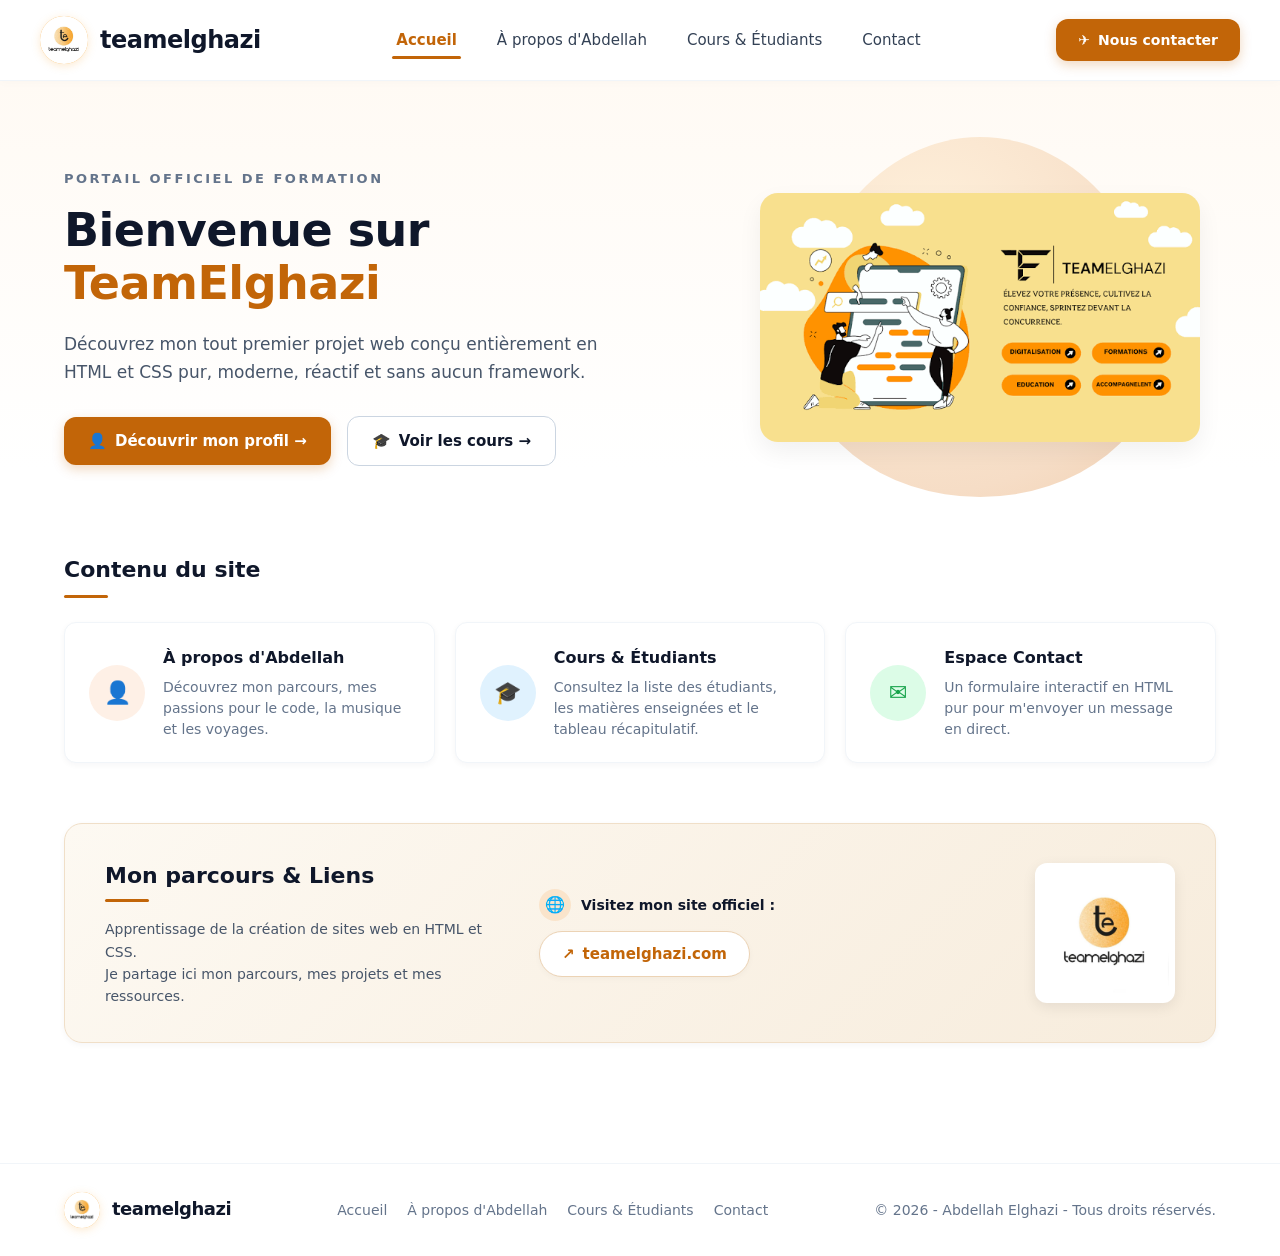
<file: index.html>
<!DOCTYPE html>
<html lang="fr">
<head>
    <meta charset="UTF-8">
    <meta name="viewport" content="width=device-width, initial-scale=1.0">
    <title>TeamElghazi | Formation, parcours et ressources</title>
    <meta name="description" content="Découvrez TeamElghazi : le parcours d'Abdellah Elghazi, des ressources de formation en informatique et un espace de contact.">
    <link rel="canonical" href="https://kiradarkness.github.io/sitewebseance1/">
    <meta property="og:url" content="https://kiradarkness.github.io/sitewebseance1/">
    <meta property="og:image" content="https://kiradarkness.github.io/sitewebseance1/logo.png">
    <meta name="twitter:card" content="summary_large_image">
    <meta name="twitter:title" content="TeamElghazi | Formation, parcours et ressources">
    <meta name="twitter:description" content="Découvrez TeamElghazi : le parcours d’Abdellah Elghazi, des ressources de formation en informatique et un espace de contact.">
    <meta name="twitter:image" content="https://kiradarkness.github.io/sitewebseance1/logo.png">
    <meta name="author" content="Abdellah Elghazi">
    <meta name="robots" content="index, follow, max-image-preview:large">
    <meta property="og:type" content="website">
    <meta property="og:site_name" content="TeamElghazi">
    <meta property="og:title" content="TeamElghazi | Formation, parcours et ressources">
    <meta property="og:description" content="Découvrez le parcours d'Abdellah Elghazi, des ressources de formation et les différentes pages de TeamElghazi.">
    <link rel="stylesheet" href="style.css">
</head>
<body>
    <a class="skip-link" href="#main-content">Aller au contenu principal</a>

    <!-- Header & Navigation -->
    <header class="site-header">
        <div class="container header-inner">
            <a href="index.html" class="brand-logo">
                <img src="logo.png" alt="" class="logo-badge-img">
                <span class="brand-name">teamelghazi</span>
            </a>

            <nav aria-label="Navigation principale">
                <ul class="nav-menu">
                    <li><a href="index.html" class="nav-link active" aria-current="page">Accueil</a></li>
                    <li><a href="abdellah.html" class="nav-link">À propos d'Abdellah</a></li>
                    <li><a href="cours.html" class="nav-link">Cours &amp; Étudiants</a></li>
                    <li><a href="contact.html" class="nav-link">Contact</a></li>
                </ul>
            </nav>

            <a href="contact.html" class="btn btn-primary btn-header">
                <span>✈</span> Nous contacter
            </a>
        </div>
    </header>

    <!-- Main Content -->
    <main id="main-content">
        <!-- Hero Section -->
        <section class="hero-section">
            <div class="container">
                <div class="hero-grid">
                    <div class="hero-content">
                        <span class="hero-overline">Portail officiel de formation</span>
                        <h1 class="hero-title">Bienvenue sur <span class="text-accent">TeamElghazi</span></h1>
                        <p class="hero-description">
                            Découvrez mon tout premier projet web conçu entièrement en HTML et CSS pur, moderne, réactif et sans aucun framework.
                        </p>
                        <div class="hero-actions">
                            <a href="abdellah.html" class="btn btn-primary">
                                <span>👤</span> Découvrir mon profil &rarr;
                            </a>
                            <a href="cours.html" class="btn btn-secondary">
                                <span>🎓</span> Voir les cours &rarr;
                            </a>
                        </div>
                    </div>

                    <div class="hero-visual">
                        <div class="hero-backdrop"></div>
                        <div class="hero-image-wrapper">
                        <img src="image.png" alt="Illustration du site TeamElghazi" fetchpriority="high">
                        </div>
                    </div>
                </div>
            </div>
        </section>

        <!-- Section Présentation des rubriques -->
        <section class="interests-section">
            <div class="container">
                <h2 class="section-title">Contenu du site</h2>

                <div class="cards-grid-3">
                    <!-- Carte 1 -->
                    <a href="abdellah.html" class="feature-card">
                        <div class="card-icon icon-orange">
                            &#128100;
                        </div>
                        <div class="card-body">
                            <h3>À propos d'Abdellah</h3>
                            <p>Découvrez mon parcours, mes passions pour le code, la musique et les voyages.</p>
                        </div>
                    </a>

                    <!-- Carte 2 -->
                    <a href="cours.html" class="feature-card">
                        <div class="card-icon icon-blue">
                            &#127891;
                        </div>
                        <div class="card-body">
                            <h3>Cours &amp; Étudiants</h3>
                            <p>Consultez la liste des étudiants, les matières enseignées et le tableau récapitulatif.</p>
                        </div>
                    </a>

                    <!-- Carte 3 -->
                    <a href="contact.html" class="feature-card">
                        <div class="card-icon icon-green">
                            &#9993;
                        </div>
                        <div class="card-body">
                            <h3>Espace Contact</h3>
                            <p>Un formulaire interactif en HTML pur pour m'envoyer un message en direct.</p>
                        </div>
                    </a>
                </div>
            </div>
        </section>

        <!-- Section Mon parcours & Liens -->
        <section class="banner-section">
            <div class="container">
                <div class="banner-card">
                    <div class="banner-left">
                        <h2>Mon parcours &amp; Liens</h2>
                        <div class="title-accent"></div>
                        <p>Apprentissage de la création de sites web en HTML et CSS.</p>
                        <p>Je partage ici mon parcours, mes projets et mes ressources.</p>
                    </div>

                    <div class="banner-center">
                        <div class="banner-center-header">
                            <span class="globe-icon">&#127760;</span>
                            <span>Visitez mon site officiel :</span>
                        </div>
                        <a href="https://teamelghazi.com/" target="_blank" rel="noopener noreferrer" class="link-button">
                            <span>&#8599;</span> teamelghazi.com
                        </a>
                    </div>

                    <div class="banner-right">
                        <img src="logo.png" alt="Aperçu TeamElghazi" class="banner-mockup">
                    </div>
                </div>
            </div>
        </section>
    </main>

    <!-- Footer -->
    <footer class="site-footer">
        <div class="container footer-inner">
            <a href="index.html" class="brand-logo">
                <img src="logo.png" alt="" class="logo-badge-img footer-logo">
                <span class="brand-name footer-brand-name">teamelghazi</span>
            </a>

            <ul class="footer-links">
                <li><a href="index.html">Accueil</a></li>
                <li><a href="abdellah.html">À propos d'Abdellah</a></li>
                <li><a href="cours.html">Cours &amp; Étudiants</a></li>
                <li><a href="contact.html">Contact</a></li>
            </ul>

            <div class="footer-copyright">
                &copy; 2026 - Abdellah Elghazi - Tous droits réservés.
            </div>
        </div>
    </footer>

</body>
</html>
</file>
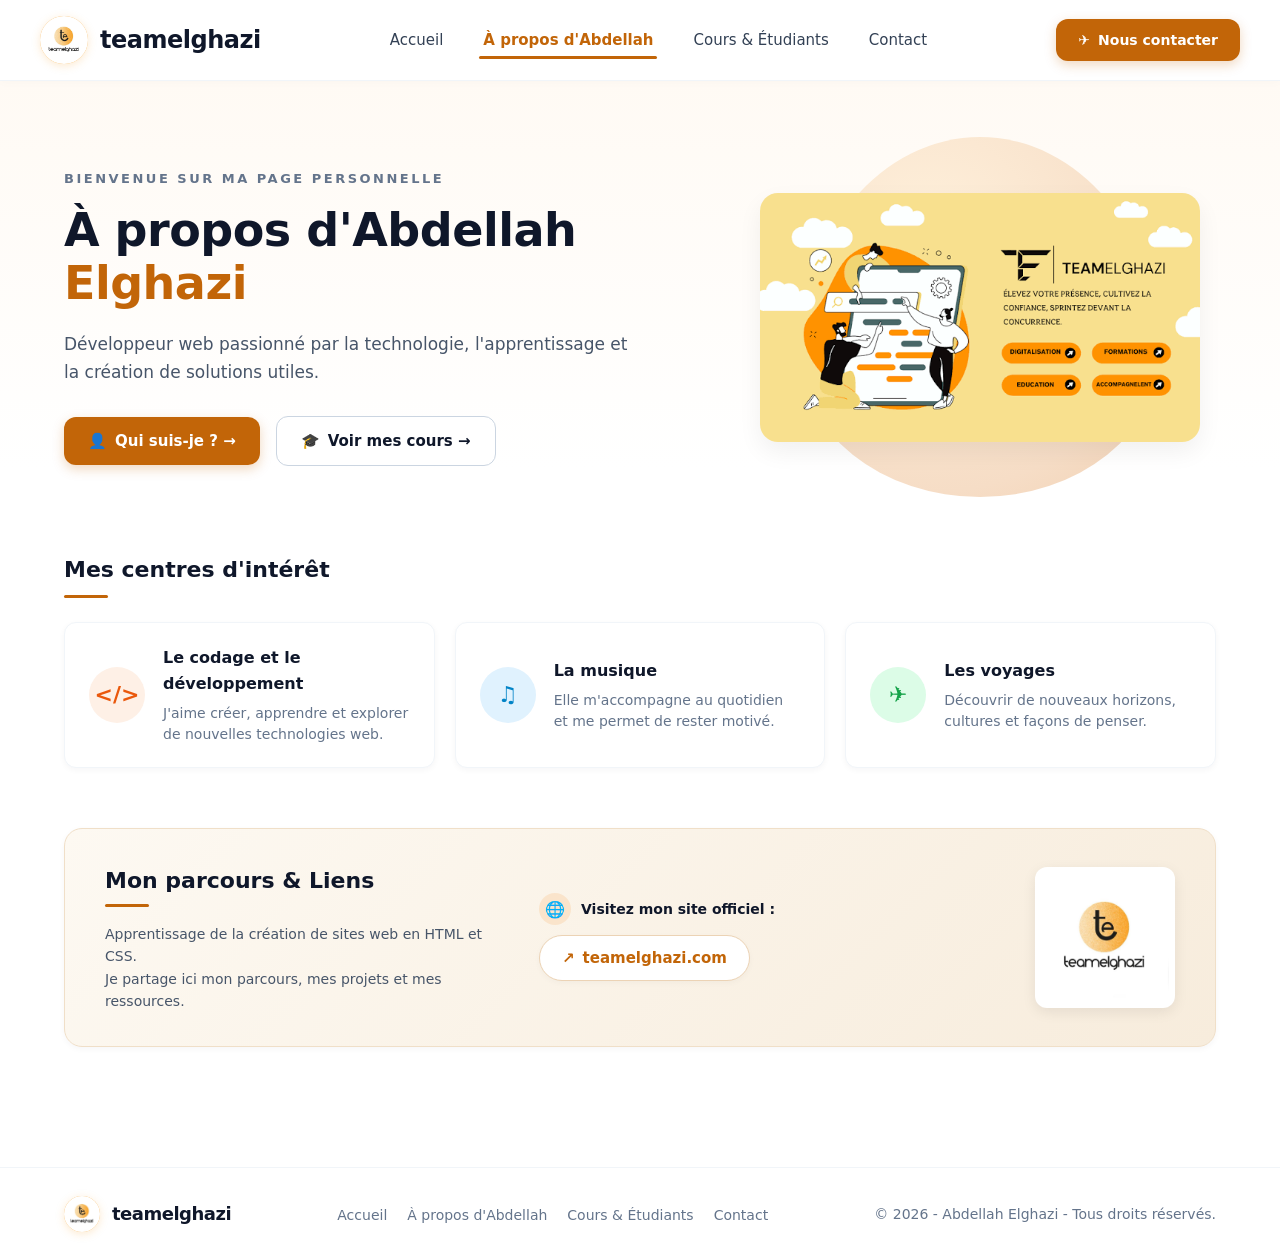
<file: abdellah.html>
<!DOCTYPE html>
<html lang="fr">
<head>
    <meta charset="UTF-8">
    <meta name="viewport" content="width=device-width, initial-scale=1.0">
    <title>À propos d’Abdellah Elghazi | TeamElghazi</title>
    <meta name="description" content="Découvrez le parcours d’Abdellah Elghazi, ses intérêts pour le développement web, la musique et les voyages.">
    <link rel="canonical" href="https://kiradarkness.github.io/sitewebseance1/abdellah.html">
    <meta property="og:url" content="https://kiradarkness.github.io/sitewebseance1/abdellah.html">
    <meta property="og:image" content="https://kiradarkness.github.io/sitewebseance1/logo.png">
    <meta name="twitter:card" content="summary_large_image">
    <meta name="twitter:title" content="À propos d’Abdellah Elghazi | TeamElghazi">
    <meta name="twitter:description" content="Découvrez le parcours d’Abdellah Elghazi, ses intérêts pour le développement web, la musique et les voyages.">
    <meta name="twitter:image" content="https://kiradarkness.github.io/sitewebseance1/logo.png">
    <meta name="author" content="Abdellah Elghazi">
    <meta name="robots" content="index, follow, max-image-preview:large">
    <meta property="og:type" content="website">
    <meta property="og:site_name" content="TeamElghazi">
    <meta property="og:title" content="À propos d’Abdellah Elghazi | TeamElghazi">
    <meta property="og:description" content="Découvrez le parcours d’Abdellah Elghazi, ses intérêts pour le développement web, la musique et les voyages.">
    <link rel="stylesheet" href="style.css">
    <script type="application/ld+json">{"@context":"https://schema.org","@type":"Person","name":"Abdellah Elghazi","url":"https://kiradarkness.github.io/sitewebseance1/abdellah.html","knowsAbout":["Développement web","HTML","CSS","Musique","Voyages"]}</script>
</head>
<body>
    <a class="skip-link" href="#main-content">Aller au contenu principal</a>

    <!-- Header & Navigation -->
    <header class="site-header">
        <div class="container header-inner">
            <a href="index.html" class="brand-logo">
                <img src="logo.png" alt="" class="logo-badge-img">
                <span class="brand-name">teamelghazi</span>
            </a>

            <nav aria-label="Navigation principale">
                <ul class="nav-menu">
                    <li><a href="index.html" class="nav-link">Accueil</a></li>
                    <li><a href="abdellah.html" class="nav-link active" aria-current="page">À propos d'Abdellah</a></li>
                    <li><a href="cours.html" class="nav-link">Cours &amp; Étudiants</a></li>
                    <li><a href="contact.html" class="nav-link">Contact</a></li>
                </ul>
            </nav>

            <a href="contact.html" class="btn btn-primary btn-header">
                <span>✈</span> Nous contacter
            </a>
        </div>
    </header>

    <!-- Main Content -->
    <main id="main-content">
        <!-- Hero Section -->
        <section class="hero-section">
            <div class="container">
                <div class="hero-grid">
                    <div class="hero-content">
                        <span class="hero-overline">Bienvenue sur ma page personnelle</span>
                        <h1 class="hero-title">À propos d'Abdellah <span class="text-accent">Elghazi</span></h1>
                        <p class="hero-description">
                            Développeur web passionné par la technologie, l'apprentissage et la création de solutions utiles.
                        </p>
                        <div class="hero-actions">
                            <a href="#parcours" class="btn btn-primary">
                                <span>👤</span> Qui suis-je ? &rarr;
                            </a>
                            <a href="cours.html" class="btn btn-secondary">
                                <span>🎓</span> Voir mes cours &rarr;
                            </a>
                        </div>
                    </div>

                    <div class="hero-visual">
                        <div class="hero-backdrop"></div>
                        <div class="hero-image-wrapper">
                            <img src="image.png" alt="Illustration du site TeamElghazi" fetchpriority="high">
                        </div>
                    </div>
                </div>
            </div>
        </section>

        <!-- Section Mes centres d'intérêt -->
        <section class="interests-section">
            <div class="container">
                <h2 class="section-title">Mes centres d'intérêt</h2>

                <div class="cards-grid-3">
                    <!-- Carte 1 -->
                    <div class="feature-card">
                        <div class="card-icon icon-orange">
                            &lt;/&gt;
                        </div>
                        <div class="card-body">
                            <h3>Le codage et le développement</h3>
                            <p>J'aime créer, apprendre et explorer de nouvelles technologies web.</p>
                        </div>
                    </div>

                    <!-- Carte 2 -->
                    <div class="feature-card">
                        <div class="card-icon icon-blue">
                            &#9835;
                        </div>
                        <div class="card-body">
                            <h3>La musique</h3>
                            <p>Elle m'accompagne au quotidien et me permet de rester motivé.</p>
                        </div>
                    </div>

                    <!-- Carte 3 -->
                    <div class="feature-card">
                        <div class="card-icon icon-green">
                            &#9992;
                        </div>
                        <div class="card-body">
                            <h3>Les voyages</h3>
                            <p>Découvrir de nouveaux horizons, cultures et façons de penser.</p>
                        </div>
                    </div>
                </div>
            </div>
        </section>

        <!-- Section Mon parcours & Liens -->
        <section class="banner-section" id="parcours">
            <div class="container">
                <div class="banner-card">
                    <div class="banner-left">
                        <h2>Mon parcours &amp; Liens</h2>
                        <div class="title-accent"></div>
                        <p>Apprentissage de la création de sites web en HTML et CSS.</p>
                        <p>Je partage ici mon parcours, mes projets et mes ressources.</p>
                    </div>

                    <div class="banner-center">
                        <div class="banner-center-header">
                            <span class="globe-icon">&#127760;</span>
                            <span>Visitez mon site officiel :</span>
                        </div>
                        <a href="https://teamelghazi.com/" target="_blank" rel="noopener noreferrer" class="link-button">
                            <span>&#8599;</span> teamelghazi.com
                        </a>
                    </div>

                    <div class="banner-right">
                        <img src="logo.png" alt="Aperçu TeamElghazi" class="banner-mockup">
                    </div>
                </div>
            </div>
        </section>
    </main>

    <!-- Footer -->
    <footer class="site-footer">
        <div class="container footer-inner">
            <a href="index.html" class="brand-logo">
                <img src="logo.png" alt="" class="logo-badge-img footer-logo">
                <span class="brand-name footer-brand-name">teamelghazi</span>
            </a>

            <ul class="footer-links">
                <li><a href="index.html">Accueil</a></li>
                <li><a href="abdellah.html">À propos d'Abdellah</a></li>
                <li><a href="cours.html">Cours &amp; Étudiants</a></li>
                <li><a href="contact.html">Contact</a></li>
            </ul>

            <div class="footer-copyright">
                &copy; 2026 - Abdellah Elghazi - Tous droits réservés.
            </div>
        </div>
    </footer>

</body>
</html>
</file>
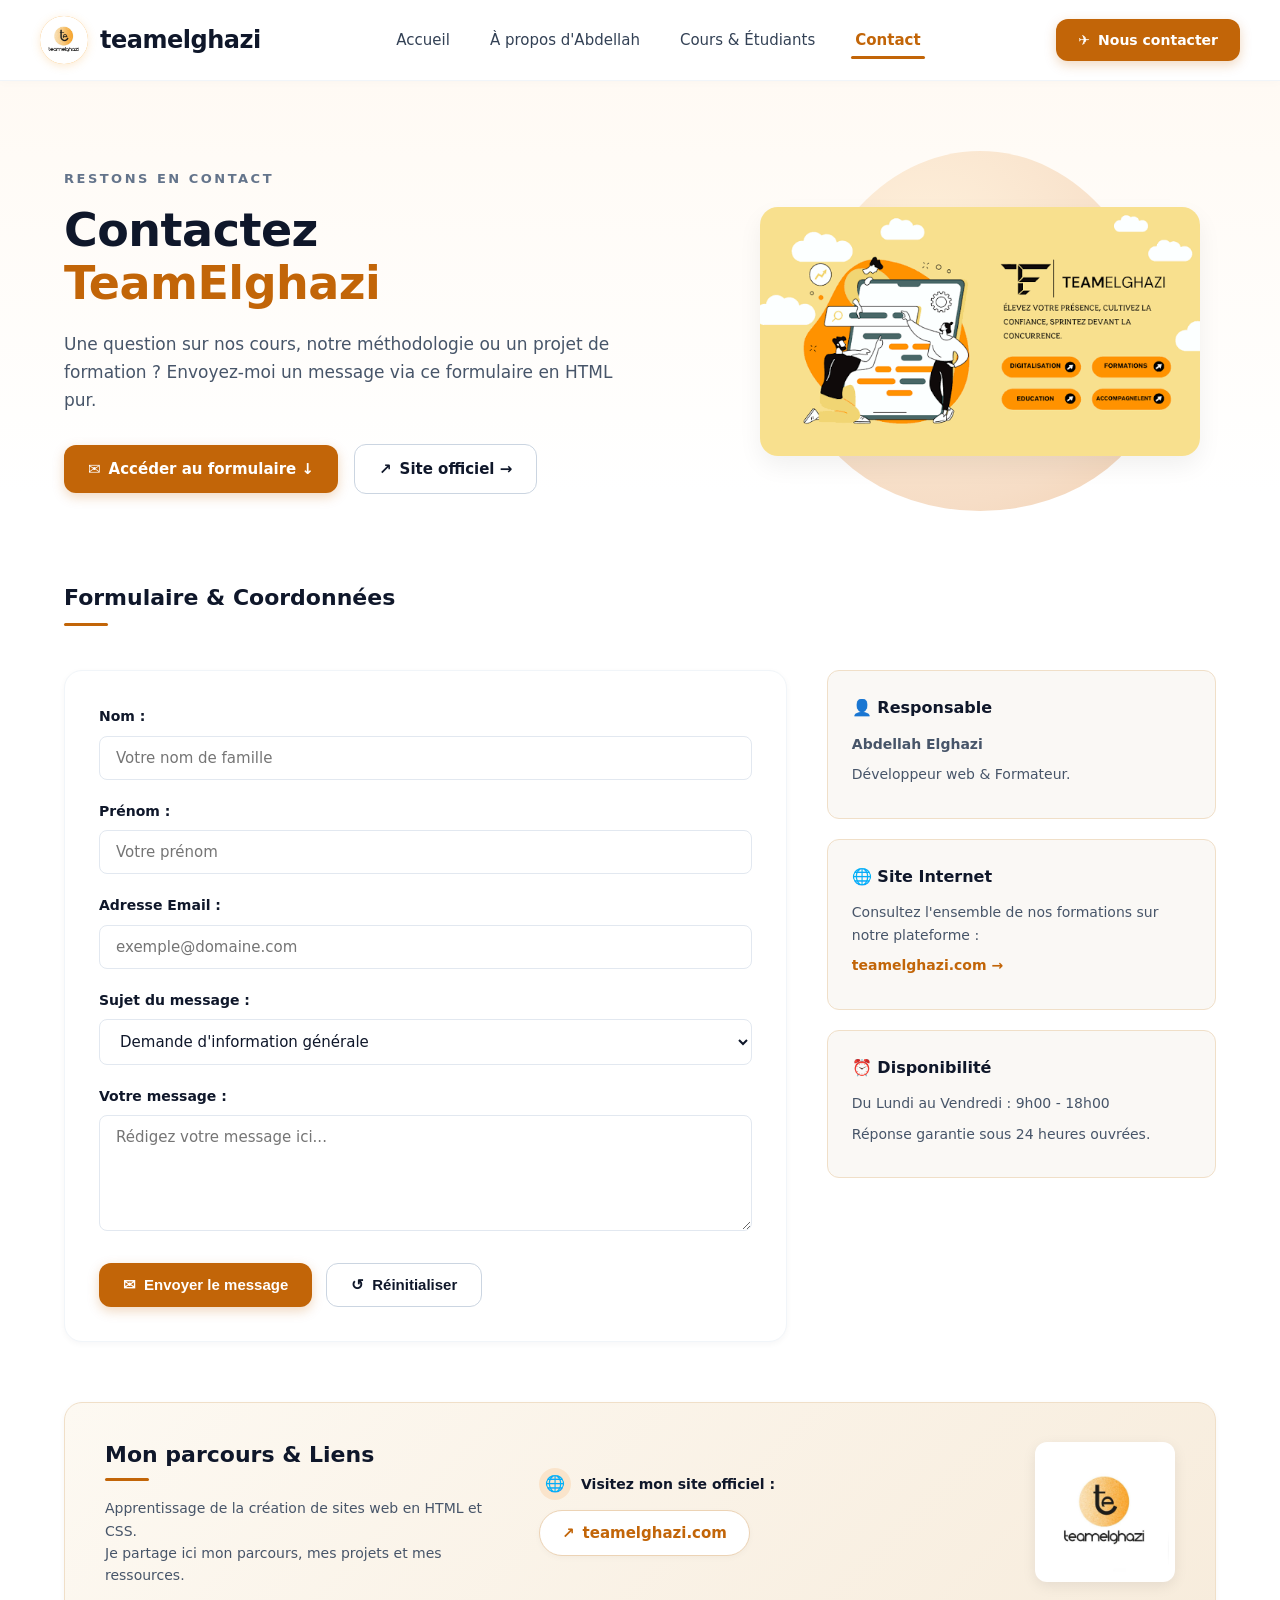
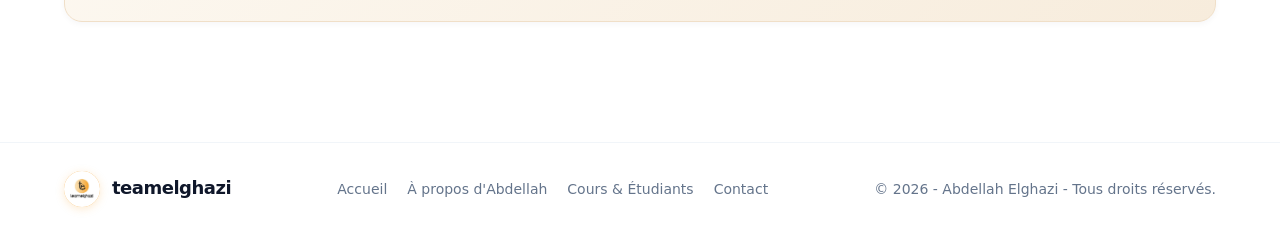
<file: contact.html>
<!DOCTYPE html>
<html lang="fr">
<head>
    <meta charset="UTF-8">
    <meta name="viewport" content="width=device-width, initial-scale=1.0">
    <title>Contact | TeamElghazi</title>
    <meta name="description" content="Contactez Abdellah Elghazi pour une question sur les cours, une inscription ou un projet de collaboration.">
    <link rel="canonical" href="https://kiradarkness.github.io/sitewebseance1/contact.html">
    <meta property="og:url" content="https://kiradarkness.github.io/sitewebseance1/contact.html">
    <meta property="og:image" content="https://kiradarkness.github.io/sitewebseance1/logo.png">
    <meta name="twitter:card" content="summary_large_image">
    <meta name="twitter:title" content="Contact | TeamElghazi">
    <meta name="twitter:description" content="Contactez Abdellah Elghazi pour une question sur les cours, une inscription ou un projet de collaboration.">
    <meta name="twitter:image" content="https://kiradarkness.github.io/sitewebseance1/logo.png">
    <meta name="author" content="Abdellah Elghazi">
    <meta name="robots" content="index, follow, max-image-preview:large">
    <meta property="og:type" content="website">
    <meta property="og:site_name" content="TeamElghazi">
    <meta property="og:title" content="Contact | TeamElghazi">
    <meta property="og:description" content="Contactez Abdellah Elghazi pour une question sur les cours, une inscription ou un projet de collaboration.">
    <link rel="stylesheet" href="style.css">
</head>
<body>
    <a class="skip-link" href="#main-content">Aller au contenu principal</a>

    <!-- Header & Navigation -->
    <header class="site-header">
        <div class="container header-inner">
            <a href="index.html" class="brand-logo">
                <img src="logo.png" alt="" class="logo-badge-img">
                <span class="brand-name">teamelghazi</span>
            </a>

            <nav aria-label="Navigation principale">
                <ul class="nav-menu">
                    <li><a href="index.html" class="nav-link">Accueil</a></li>
                    <li><a href="abdellah.html" class="nav-link">À propos d'Abdellah</a></li>
                    <li><a href="cours.html" class="nav-link">Cours &amp; Étudiants</a></li>
                    <li><a href="contact.html" class="nav-link active" aria-current="page">Contact</a></li>
                </ul>
            </nav>

            <a href="contact.html" class="btn btn-primary btn-header">
                <span>✈</span> Nous contacter
            </a>
        </div>
    </header>

    <!-- Main Content -->
    <main id="main-content">
        <!-- Hero Section -->
        <section class="hero-section">
            <div class="container">
                <div class="hero-grid">
                    <div class="hero-content">
                        <span class="hero-overline">Restons en contact</span>
                        <h1 class="hero-title">Contactez <span class="text-accent">TeamElghazi</span></h1>
                        <p class="hero-description">
                            Une question sur nos cours, notre méthodologie ou un projet de formation ? Envoyez-moi un message via ce formulaire en HTML pur.
                        </p>
                        <div class="hero-actions">
                            <a href="#formulaire" class="btn btn-primary">
                                <span>✉</span> Accéder au formulaire &darr;
                            </a>
                            <a href="https://teamelghazi.com/" target="_blank" rel="noopener noreferrer" class="btn btn-secondary">
                                <span>&#8599;</span> Site officiel &rarr;
                            </a>
                        </div>
                    </div>

                    <div class="hero-visual">
                        <div class="hero-backdrop"></div>
                        <div class="hero-image-wrapper">
                            <img src="image.png" alt="Illustration du site TeamElghazi" fetchpriority="high">
                        </div>
                    </div>
                </div>
            </div>
        </section>

        <!-- Section Formulaire & Coordonnées -->
        <section class="interests-section" id="formulaire">
            <div class="container">
                <h2 class="section-title">Formulaire &amp; Coordonnées</h2>

                <div class="contact-layout">
                    <!-- Formulaire de Contact -->
                    <div class="contact-card">
                        <form action="#" method="post">
                            <div class="form-group">
                                <label for="nom">Nom :</label>
                                <input type="text" id="nom" name="nom" class="form-control" required placeholder="Votre nom de famille">
                            </div>

                            <div class="form-group">
                                <label for="prenom">Prénom :</label>
                                <input type="text" id="prenom" name="prenom" class="form-control" required placeholder="Votre prénom">
                            </div>

                            <div class="form-group">
                                <label for="email">Adresse Email :</label>
                                <input type="email" id="email" name="email" class="form-control" required placeholder="exemple@domaine.com">
                            </div>

                            <div class="form-group">
                                <label for="sujet">Sujet du message :</label>
                                <select id="sujet" name="sujet" class="form-control">
                                    <option value="information">Demande d'information générale</option>
                                    <option value="cours">Inscription aux cours</option>
                                    <option value="partenariat">Projet ou collaboration</option>
                                    <option value="autre">Autre motif</option>
                                </select>
                            </div>

                            <div class="form-group">
                                <label for="message">Votre message :</label>
                                <textarea id="message" name="message" rows="5" class="form-control" required placeholder="Rédigez votre message ici..."></textarea>
                            </div>

                            <div class="form-actions">
                                <button type="submit" class="btn btn-primary">
                                    <span>&#9993;</span> Envoyer le message
                                </button>
                                <button type="reset" class="btn btn-secondary">
                                    <span>&#8634;</span> Réinitialiser
                                </button>
                            </div>
                        </form>
                    </div>

                    <!-- Blocs d'informations -->
                    <div>
                        <div class="info-box">
                            <h3>&#128100; Responsable</h3>
                            <p><strong>Abdellah Elghazi</strong></p>
                            <p>Développeur web &amp; Formateur.</p>
                        </div>

                        <div class="info-box">
                            <h3>&#127760; Site Internet</h3>
                            <p>Consultez l'ensemble de nos formations sur notre plateforme :</p>
                            <p><a href="https://teamelghazi.com/" target="_blank" rel="noopener noreferrer" class="text-link">teamelghazi.com &rarr;</a></p>
                        </div>

                        <div class="info-box">
                            <h3>&#9200; Disponibilité</h3>
                            <p>Du Lundi au Vendredi : 9h00 - 18h00</p>
                            <p>Réponse garantie sous 24 heures ouvrées.</p>
                        </div>
                    </div>
                </div>
            </div>
        </section>

        <!-- Section Mon parcours & Liens -->
        <section class="banner-section">
            <div class="container">
                <div class="banner-card">
                    <div class="banner-left">
                        <h2>Mon parcours &amp; Liens</h2>
                        <div class="title-accent"></div>
                        <p>Apprentissage de la création de sites web en HTML et CSS.</p>
                        <p>Je partage ici mon parcours, mes projets et mes ressources.</p>
                    </div>

                    <div class="banner-center">
                        <div class="banner-center-header">
                            <span class="globe-icon">&#127760;</span>
                            <span>Visitez mon site officiel :</span>
                        </div>
                        <a href="https://teamelghazi.com/" target="_blank" rel="noopener noreferrer" class="link-button">
                            <span>&#8599;</span> teamelghazi.com
                        </a>
                    </div>

                    <div class="banner-right">
                        <img src="logo.png" alt="Aperçu TeamElghazi" class="banner-mockup">
                    </div>
                </div>
            </div>
        </section>
    </main>

    <!-- Footer -->
    <footer class="site-footer">
        <div class="container footer-inner">
            <a href="index.html" class="brand-logo">
                <img src="logo.png" alt="" class="logo-badge-img footer-logo">
                <span class="brand-name footer-brand-name">teamelghazi</span>
            </a>

            <ul class="footer-links">
                <li><a href="index.html">Accueil</a></li>
                <li><a href="abdellah.html">À propos d'Abdellah</a></li>
                <li><a href="cours.html">Cours &amp; Étudiants</a></li>
                <li><a href="contact.html">Contact</a></li>
            </ul>

            <div class="footer-copyright">
                &copy; 2026 - Abdellah Elghazi - Tous droits réservés.
            </div>
        </div>
    </footer>

</body>
</html>
</file>
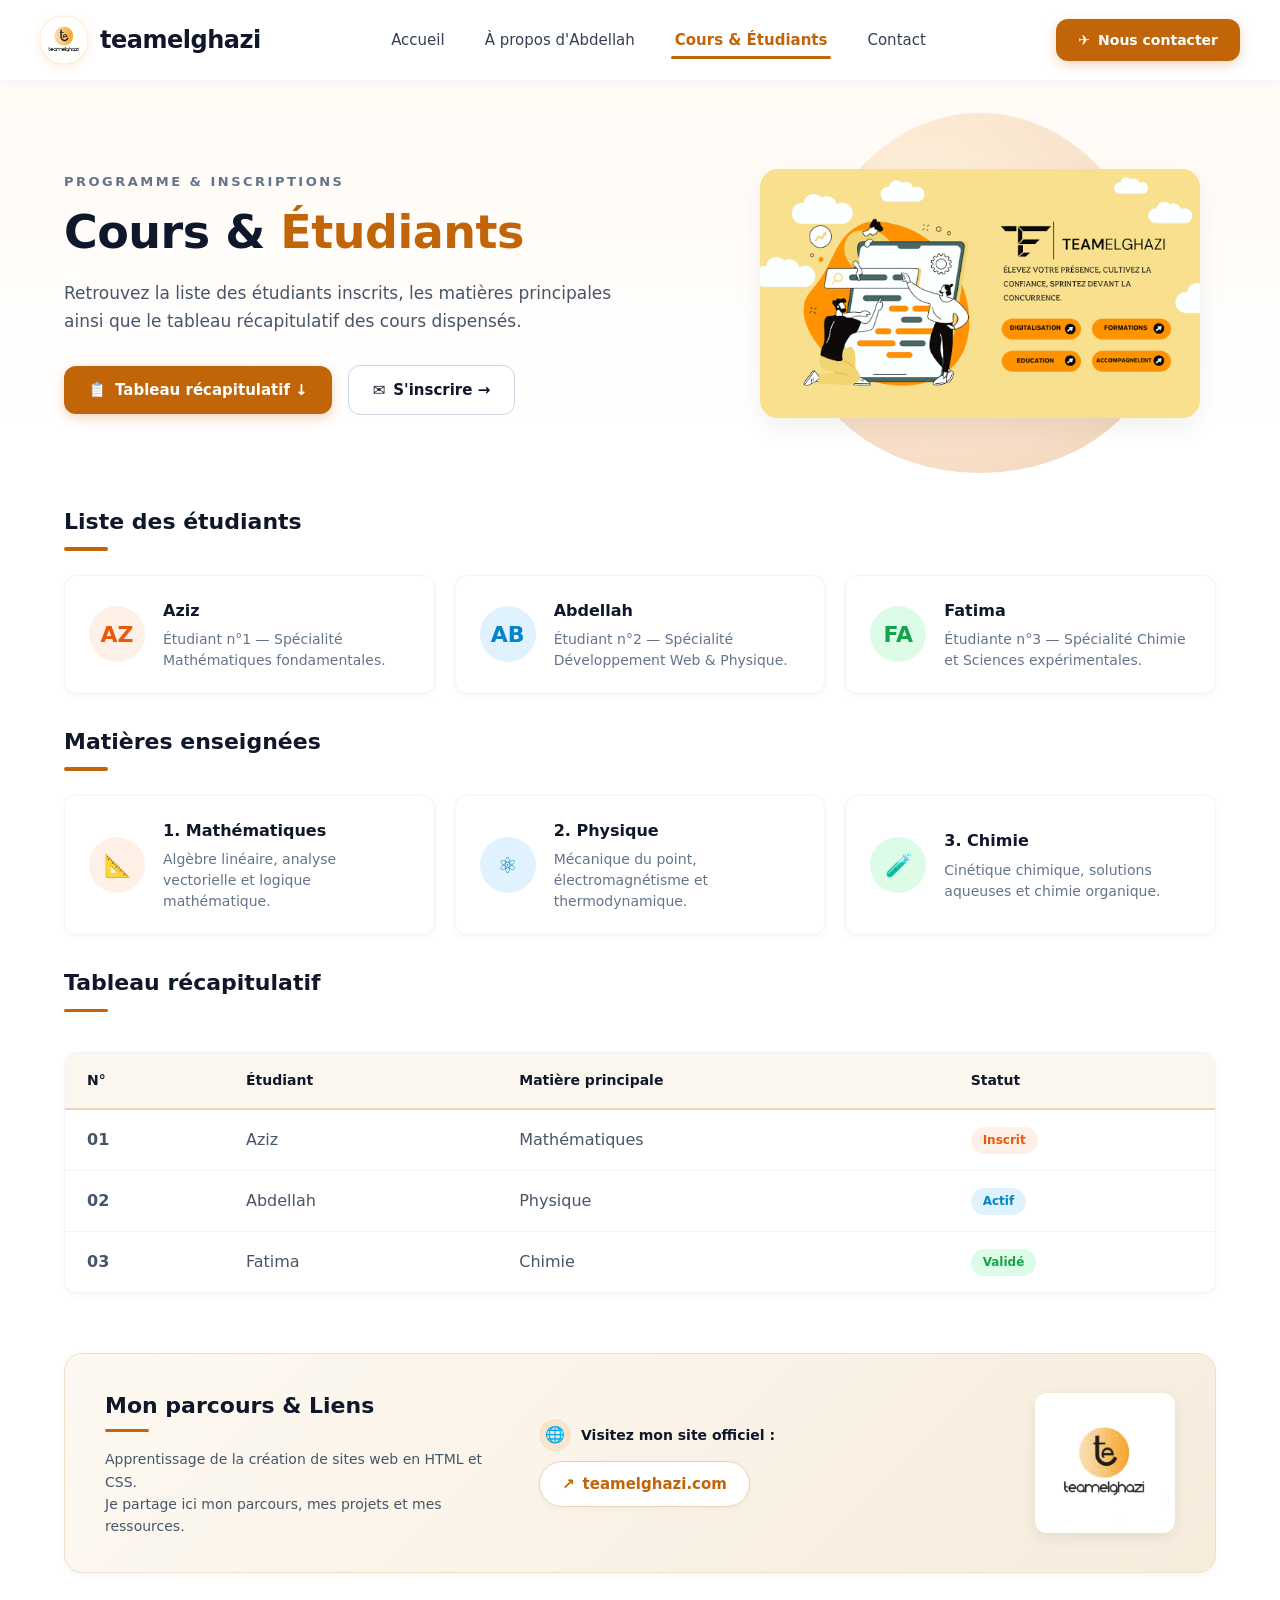
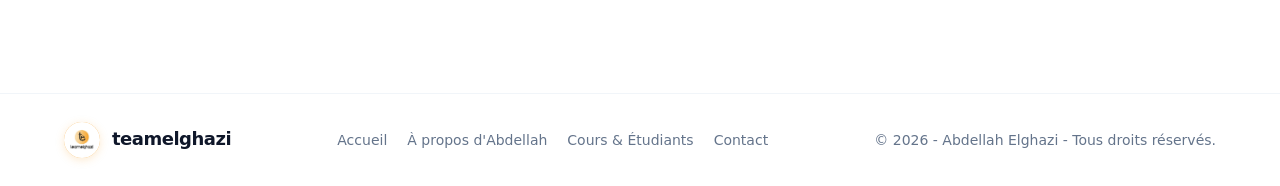
<file: cours.html>
<!DOCTYPE html>
<html lang="fr">
<head>
    <meta charset="UTF-8">
    <meta name="viewport" content="width=device-width, initial-scale=1.0">
    <title>Cours et étudiants | TeamElghazi</title>
    <meta name="description" content="Consultez la liste des étudiants, les matières enseignées et le tableau récapitulatif des cours TeamElghazi.">
    <link rel="canonical" href="https://kiradarkness.github.io/sitewebseance1/cours.html">
    <meta property="og:url" content="https://kiradarkness.github.io/sitewebseance1/cours.html">
    <meta property="og:image" content="https://kiradarkness.github.io/sitewebseance1/logo.png">
    <meta name="twitter:card" content="summary_large_image">
    <meta name="twitter:title" content="Cours et étudiants | TeamElghazi">
    <meta name="twitter:description" content="Consultez la liste des étudiants, les matières enseignées et le tableau récapitulatif des cours TeamElghazi.">
    <meta name="twitter:image" content="https://kiradarkness.github.io/sitewebseance1/logo.png">
    <meta name="author" content="Abdellah Elghazi">
    <meta name="robots" content="index, follow, max-image-preview:large">
    <meta property="og:type" content="website">
    <meta property="og:site_name" content="TeamElghazi">
    <meta property="og:title" content="Cours et étudiants | TeamElghazi">
    <meta property="og:description" content="Consultez la liste des étudiants, les matières enseignées et le tableau récapitulatif des cours TeamElghazi.">
    <link rel="stylesheet" href="style.css">
</head>
<body>
    <a class="skip-link" href="#main-content">Aller au contenu principal</a>

    <!-- Header & Navigation -->
    <header class="site-header">
        <div class="container header-inner">
            <a href="index.html" class="brand-logo">
                <img src="logo.png" alt="" class="logo-badge-img">
                <span class="brand-name">teamelghazi</span>
            </a>

            <nav aria-label="Navigation principale">
                <ul class="nav-menu">
                    <li><a href="index.html" class="nav-link">Accueil</a></li>
                    <li><a href="abdellah.html" class="nav-link">À propos d'Abdellah</a></li>
                    <li><a href="cours.html" class="nav-link active" aria-current="page">Cours &amp; Étudiants</a></li>
                    <li><a href="contact.html" class="nav-link">Contact</a></li>
                </ul>
            </nav>

            <a href="contact.html" class="btn btn-primary btn-header">
                <span>✈</span> Nous contacter
            </a>
        </div>
    </header>

    <!-- Main Content -->
    <main id="main-content">
        <!-- Hero Section -->
        <section class="hero-section">
            <div class="container">
                <div class="hero-grid">
                    <div class="hero-content">
                        <span class="hero-overline">Programme &amp; Inscriptions</span>
                        <h1 class="hero-title">Cours &amp; <span class="text-accent">Étudiants</span></h1>
                        <p class="hero-description">
                            Retrouvez la liste des étudiants inscrits, les matières principales ainsi que le tableau récapitulatif des cours dispensés.
                        </p>
                        <div class="hero-actions">
                            <a href="#tableau" class="btn btn-primary">
                                <span>📋</span> Tableau récapitulatif &darr;
                            </a>
                            <a href="contact.html" class="btn btn-secondary">
                                <span>✉</span> S'inscrire &rarr;
                            </a>
                        </div>
                    </div>

                    <div class="hero-visual">
                        <div class="hero-backdrop"></div>
                        <div class="hero-image-wrapper">
                            <img src="image.png" alt="Illustration du site TeamElghazi" fetchpriority="high">
                        </div>
                    </div>
                </div>
            </div>
        </section>

        <!-- Section Liste des étudiants -->
        <section class="interests-section">
            <div class="container">
                <h2 class="section-title">Liste des étudiants</h2>

                <div class="cards-grid-3">
                    <!-- Étudiant 1 -->
                    <div class="feature-card">
                        <div class="card-icon icon-orange">
                            AZ
                        </div>
                        <div class="card-body">
                            <h3>Aziz</h3>
                            <p>Étudiant n°1 — Spécialité Mathématiques fondamentales.</p>
                        </div>
                    </div>

                    <!-- Étudiant 2 -->
                    <div class="feature-card">
                        <div class="card-icon icon-blue">
                            AB
                        </div>
                        <div class="card-body">
                            <h3>Abdellah</h3>
                            <p>Étudiant n°2 — Spécialité Développement Web &amp; Physique.</p>
                        </div>
                    </div>

                    <!-- Étudiant 3 -->
                    <div class="feature-card">
                        <div class="card-icon icon-green">
                            FA
                        </div>
                        <div class="card-body">
                            <h3>Fatima</h3>
                            <p>Étudiante n°3 — Spécialité Chimie et Sciences expérimentales.</p>
                        </div>
                    </div>
                </div>
            </div>
        </section>

        <!-- Section Matières enseignées -->
        <section class="interests-section section-tight">
            <div class="container">
                <h2 class="section-title">Matières enseignées</h2>

                <div class="cards-grid-3">
                    <!-- Matière 1 -->
                    <div class="feature-card">
                        <div class="card-icon icon-orange">
                            &#128208;
                        </div>
                        <div class="card-body">
                            <h3>1. Mathématiques</h3>
                            <p>Algèbre linéaire, analyse vectorielle et logique mathématique.</p>
                        </div>
                    </div>

                    <!-- Matière 2 -->
                    <div class="feature-card">
                        <div class="card-icon icon-blue">
                            &#9883;
                        </div>
                        <div class="card-body">
                            <h3>2. Physique</h3>
                            <p>Mécanique du point, électromagnétisme et thermodynamique.</p>
                        </div>
                    </div>

                    <!-- Matière 3 -->
                    <div class="feature-card">
                        <div class="card-icon icon-green">
                            &#129514;
                        </div>
                        <div class="card-body">
                            <h3>3. Chimie</h3>
                            <p>Cinétique chimique, solutions aqueuses et chimie organique.</p>
                        </div>
                    </div>
                </div>
            </div>
        </section>

        <!-- Section Tableau récapitulatif -->
        <section class="interests-section section-tight" id="tableau">
            <div class="container">
                <h2 class="section-title">Tableau récapitulatif</h2>

                <div class="table-wrapper">
                    <table class="styled-table">
                        <thead>
                            <tr>
                                <th>N°</th>
                                <th>Étudiant</th>
                                <th>Matière principale</th>
                                <th>Statut</th>
                            </tr>
                        </thead>
                        <tbody>
                            <tr>
                                <td><strong>01</strong></td>
                                <td>Aziz</td>
                                <td>Mathématiques</td>
                                <td><span class="badge badge-orange">Inscrit</span></td>
                            </tr>
                            <tr>
                                <td><strong>02</strong></td>
                                <td>Abdellah</td>
                                <td>Physique</td>
                                <td><span class="badge badge-blue">Actif</span></td>
                            </tr>
                            <tr>
                                <td><strong>03</strong></td>
                                <td>Fatima</td>
                                <td>Chimie</td>
                                <td><span class="badge badge-green">Validé</span></td>
                            </tr>
                        </tbody>
                    </table>
                </div>
            </div>
        </section>

        <!-- Section Mon parcours & Liens -->
        <section class="banner-section">
            <div class="container">
                <div class="banner-card">
                    <div class="banner-left">
                        <h2>Mon parcours &amp; Liens</h2>
                        <div class="title-accent"></div>
                        <p>Apprentissage de la création de sites web en HTML et CSS.</p>
                        <p>Je partage ici mon parcours, mes projets et mes ressources.</p>
                    </div>

                    <div class="banner-center">
                        <div class="banner-center-header">
                            <span class="globe-icon">&#127760;</span>
                            <span>Visitez mon site officiel :</span>
                        </div>
                        <a href="https://teamelghazi.com/" target="_blank" rel="noopener noreferrer" class="link-button">
                            <span>&#8599;</span> teamelghazi.com
                        </a>
                    </div>

                    <div class="banner-right">
                        <img src="logo.png" alt="Aperçu TeamElghazi" class="banner-mockup">
                    </div>
                </div>
            </div>
        </section>
    </main>

    <!-- Footer -->
    <footer class="site-footer">
        <div class="container footer-inner">
            <a href="index.html" class="brand-logo">
                <img src="logo.png" alt="" class="logo-badge-img footer-logo">
                <span class="brand-name footer-brand-name">teamelghazi</span>
            </a>

            <ul class="footer-links">
                <li><a href="index.html">Accueil</a></li>
                <li><a href="abdellah.html">À propos d'Abdellah</a></li>
                <li><a href="cours.html">Cours &amp; Étudiants</a></li>
                <li><a href="contact.html">Contact</a></li>
            </ul>

            <div class="footer-copyright">
                &copy; 2026 - Abdellah Elghazi - Tous droits réservés.
            </div>
        </div>
    </footer>

</body>
</html>
</file>
<file: style.css>
/* ==========================================================================
   STYLE GLOBAL - TEAMELGHAZI (HTML & CSS PUR - SANS FRAMEWORK - SANS JS)
   ========================================================================== */

/* --- Variables & Reset --- */
:root {
    --primary: #c26508;
    --primary-hover: #a55203;
    --primary-light: #fef3e9;
    --text-dark: #0f172a;
    --text-body: #475569;
    --text-muted: #64748b;
    --bg-page: #ffffff;
    --bg-light: #faf8f5;
    --bg-card: #ffffff;
    --border-color: #e2e8f0;
    --border-light: #f1f5f9;
    --shadow-sm: 0 2px 6px rgba(15, 23, 42, 0.04);
    --shadow-md: 0 4px 16px rgba(15, 23, 42, 0.06);
    --radius-sm: 8px;
    --radius-md: 12px;
    --radius-lg: 18px;
    --radius-full: 9999px;
    --transition: all 0.25s ease;
}

* {
    margin: 0;
    padding: 0;
    box-sizing: border-box;
}

body {
    font-family: 'Segoe UI', system-ui, -apple-system, Roboto, Helvetica, Arial, sans-serif;
    background-color: var(--bg-page);
    color: var(--text-body);
    line-height: 1.6;
    font-size: 16px;
    -webkit-font-smoothing: antialiased;
}

a {
    color: inherit;
    text-decoration: none;
    transition: var(--transition);
}

a:focus-visible,
button:focus-visible,
input:focus-visible,
select:focus-visible,
textarea:focus-visible {
    outline: 3px solid #2563eb;
    outline-offset: 3px;
}

.skip-link {
    position: absolute;
    top: 12px;
    left: 12px;
    z-index: 1100;
    padding: 10px 16px;
    color: #ffffff;
    background: var(--text-dark);
    border-radius: var(--radius-sm);
    transform: translateY(-160%);
}

.skip-link:focus {
    transform: translateY(0);
}

img {
    max-width: 100%;
    height: auto;
    display: block;
}

/* --- Container Global --- */
.container {
    max-width: 1200px;
    margin: 0 auto;
    padding: 0 24px;
}

/* --- Header & Navigation --- */
header.site-header {
    background-color: #ffffff;
    border-bottom: 1px solid var(--border-light);
    position: sticky;
    top: 0;
    z-index: 1000;
    box-shadow: 0 2px 10px rgba(0, 0, 0, 0.02);
}

.header-inner {
    display: flex;
    align-items: center;
    justify-content: space-between;
    min-height: 80px;
    padding: 12px 0;
    gap: 20px;
}

/* Logo */
.brand-logo {
    display: inline-flex;
    align-items: center;
    gap: 12px;
    text-decoration: none;
}

.logo-badge-img {
    width: 48px;
    height: 48px;
    object-fit: cover;
    object-position: 50% 18%;
    border-radius: 50%;
    display: block;
    box-shadow: 0 2px 8px rgba(247, 173, 69, 0.25);
    background-color: #f7ad45;
}

.brand-name {
    font-size: 24px;
    font-weight: 800;
    color: var(--text-dark);
    letter-spacing: -0.5px;
}

.footer-logo {
    width: 36px;
    height: 36px;
}

.footer-brand-name {
    font-size: 18px;
}

/* Menu de navigation */
.nav-menu {
    display: flex;
    align-items: center;
    gap: 32px;
    list-style: none;
}

.nav-link {
    font-size: 15px;
    font-weight: 500;
    color: #334155;
    padding: 8px 4px;
    position: relative;
    transition: var(--transition);
}

.nav-link:hover {
    color: var(--primary);
}

.nav-link.active {
    color: var(--primary);
    font-weight: 700;
}

.nav-link.active::after {
    content: '';
    position: absolute;
    bottom: -2px;
    left: 0;
    width: 100%;
    height: 3px;
    background-color: var(--primary);
    border-radius: 2px;
}

/* Boutons */
.btn {
    display: inline-flex;
    align-items: center;
    justify-content: center;
    gap: 8px;
    padding: 12px 24px;
    border-radius: var(--radius-md);
    font-size: 15px;
    font-weight: 600;
    cursor: pointer;
    transition: var(--transition);
    border: none;
    text-decoration: none;
}

.btn-primary {
    background-color: var(--primary);
    color: #ffffff;
    box-shadow: 0 4px 12px rgba(194, 101, 8, 0.25);
}

.btn-primary:hover {
    background-color: var(--primary-hover);
    transform: translateY(-1px);
    box-shadow: 0 6px 16px rgba(194, 101, 8, 0.35);
}

.btn-secondary {
    background-color: #ffffff;
    color: var(--text-dark);
    border: 1.5px solid #cbd5e1;
}

.btn-secondary:hover {
    background-color: #f8fafc;
    border-color: #94a3b8;
    transform: translateY(-1px);
}

.btn-header {
    padding: 10px 22px;
    font-size: 14px;
}

/* --- Hero Section --- */
.hero-section {
    padding: clamp(48px, 7vw, 88px) 0 56px;
    background: linear-gradient(180deg, #fffaf4 0%, #ffffff 88%);
}

.hero-grid {
    display: grid;
    grid-template-columns: 1.15fr 0.85fr;
    align-items: center;
    gap: 40px;
}

.hero-content {
    max-width: 580px;
}

.hero-overline {
    font-size: 13px;
    font-weight: 700;
    letter-spacing: 2.5px;
    text-transform: uppercase;
    color: var(--text-muted);
    margin-bottom: 14px;
    display: block;
}

.hero-title {
    font-size: 46px;
    font-weight: 800;
    line-height: 1.15;
    color: var(--text-dark);
    margin-bottom: 20px;
    letter-spacing: -0.5px;
}

.hero-title .text-accent {
    color: var(--primary);
    display: inline-block;
}

.hero-description {
    font-size: 17px;
    color: var(--text-body);
    line-height: 1.65;
    margin-bottom: 30px;
}

.hero-actions {
    display: flex;
    align-items: center;
    gap: 16px;
    flex-wrap: wrap;
}

/* Hero Visual & Backdrop */
.hero-visual {
    position: relative;
    display: flex;
    justify-content: center;
    align-items: center;
}

.hero-backdrop {
    position: absolute;
    width: 360px;
    height: 360px;
    background: radial-gradient(circle at 35% 30%, #fff1dc 0%, #f6ddc6 72%, #f1d0b2 100%);
    border-radius: 50% 50% 50% 50% / 60% 60% 40% 40%;
    z-index: 1;
}

.hero-image-wrapper {
    position: relative;
    z-index: 2;
    width: 100%;
    max-width: 440px;
    border-radius: var(--radius-lg);
    overflow: hidden;
    box-shadow: 0 10px 25px rgba(0,0,0,0.06);
}

.hero-image-wrapper img {
    width: 100%;
    height: auto;
    object-fit: cover;
}

/* --- Titres de sections avec barre orange --- */
.section-title {
    font-size: 22px;
    font-weight: 800;
    color: var(--text-dark);
    margin-bottom: 24px;
    position: relative;
    display: inline-block;
}

.section-title::after {
    content: '';
    display: block;
    width: 44px;
    height: 3.5px;
    background-color: var(--primary);
    border-radius: 2px;
    margin-top: 8px;
}

/* --- Section Grille des Intérêts (3 cartes) --- */
.interests-section {
    padding: 30px 0;
}

.section-tight {
    padding-top: 0;
}

.cards-grid-3 {
    display: grid;
    grid-template-columns: repeat(3, 1fr);
    gap: 20px;
}

.feature-card {
    background-color: var(--bg-card);
    border: 1px solid var(--border-light);
    border-radius: var(--radius-md);
    padding: 22px 24px;
    display: flex;
    align-items: center;
    gap: 18px;
    box-shadow: var(--shadow-sm);
    transition: var(--transition);
}

.feature-card:hover {
    transform: translateY(-3px);
    box-shadow: var(--shadow-md);
    border-color: #e2e8f0;
}

.feature-card:focus-within {
    border-color: var(--primary);
    box-shadow: var(--shadow-md);
}

.card-icon {
    width: 56px;
    height: 56px;
    border-radius: 50%;
    display: flex;
    align-items: center;
    justify-content: center;
    font-size: 22px;
    font-weight: 800;
    flex-shrink: 0;
}

.icon-orange {
    background-color: #fef0e6;
    color: #ea580c;
}

.icon-blue {
    background-color: #e0f2fe;
    color: #0284c7;
}

.icon-green {
    background-color: #dcfce7;
    color: #16a34a;
}

.card-body h3 {
    font-size: 16px;
    font-weight: 700;
    color: var(--text-dark);
    margin-bottom: 6px;
}

.card-body p {
    font-size: 14px;
    color: var(--text-muted);
    line-height: 1.5;
}

/* --- Bannière Mon Parcours & Liens --- */
.banner-section {
    padding: 30px 0 60px;
}

.banner-card {
    background: linear-gradient(135deg, #fdf9f2 0%, #f7ecdc 100%);
    border: 1.5px solid #f0dfc8;
    border-radius: var(--radius-lg);
    padding: 34px 40px;
    display: grid;
    grid-template-columns: 1.2fr 1fr 0.8fr;
    align-items: center;
    gap: 30px;
    box-shadow: var(--shadow-sm);
}

.banner-left h2 {
    font-size: 22px;
    font-weight: 800;
    color: var(--text-dark);
    margin-bottom: 6px;
}

.banner-left .title-accent {
    width: 44px;
    height: 3px;
    background-color: var(--primary);
    border-radius: 2px;
    margin-bottom: 16px;
}

.banner-left p {
    font-size: 14px;
    color: var(--text-body);
    line-height: 1.6;
}

.banner-center {
    display: flex;
    flex-direction: column;
    align-items: flex-start;
    gap: 10px;
}

.banner-center-header {
    display: flex;
    align-items: center;
    gap: 10px;
    font-size: 14px;
    font-weight: 600;
    color: var(--text-dark);
}

.globe-icon {
    width: 32px;
    height: 32px;
    border-radius: 50%;
    background-color: #fae4cb;
    color: var(--primary);
    display: flex;
    align-items: center;
    justify-content: center;
    font-size: 16px;
}

.link-button {
    display: inline-flex;
    align-items: center;
    gap: 8px;
    background-color: #ffffff;
    border: 1.5px solid #ecd3b5;
    padding: 10px 22px;
    border-radius: var(--radius-full);
    color: var(--primary);
    font-weight: 700;
    font-size: 15px;
    box-shadow: 0 2px 6px rgba(0,0,0,0.03);
    transition: var(--transition);
}

.link-button:hover {
    background-color: var(--primary);
    color: #ffffff;
    border-color: var(--primary);
}

.banner-right {
    display: flex;
    justify-content: flex-end;
}

.banner-mockup {
    max-width: 140px;
    border-radius: var(--radius-md);
    box-shadow: 0 4px 14px rgba(0,0,0,0.08);
    background: #fff;
    padding: 6px;
}

/* --- Styles pour les Tableaux (cours.html) --- */
.table-wrapper {
    background: #ffffff;
    border: 1.5px solid var(--border-light);
    border-radius: var(--radius-md);
    overflow: hidden;
    box-shadow: var(--shadow-sm);
    margin-top: 16px;
}

.styled-table {
    width: 100%;
    border-collapse: collapse;
    text-align: left;
}

.styled-table thead tr {
    background-color: #fbf7ee;
    color: var(--text-dark);
    font-size: 14px;
    font-weight: 700;
    border-bottom: 2px solid #ecd3b5;
}

.styled-table th,
.styled-table td {
    padding: 16px 22px;
}

.styled-table tbody tr {
    border-bottom: 1px solid var(--border-light);
    transition: var(--transition);
}

.styled-table tbody tr:hover {
    background-color: #faf8f5;
}

.styled-table tbody tr:last-child {
    border-bottom: none;
}

.badge {
    display: inline-block;
    padding: 4px 12px;
    border-radius: var(--radius-full);
    font-size: 12px;
    font-weight: 600;
}

.badge-orange {
    background-color: #fef0e6;
    color: #ea580c;
}

.badge-blue {
    background-color: #e0f2fe;
    color: #0284c7;
}

.badge-green {
    background-color: #dcfce7;
    color: #16a34a;
}

/* --- Styles pour le Formulaire (contact.html) --- */
.contact-layout {
    display: grid;
    grid-template-columns: 1.3fr 0.7fr;
    gap: 40px;
    margin-top: 20px;
}

.contact-card {
    background: #ffffff;
    border: 1.5px solid var(--border-light);
    border-radius: var(--radius-lg);
    padding: 34px;
    box-shadow: var(--shadow-sm);
}

.form-group {
    margin-bottom: 20px;
}

.form-group label {
    display: block;
    font-size: 14px;
    font-weight: 600;
    color: var(--text-dark);
    margin-bottom: 8px;
}

.form-control {
    width: 100%;
    padding: 12px 16px;
    border: 1.5px solid var(--border-color);
    border-radius: var(--radius-sm);
    font-family: inherit;
    font-size: 15px;
    color: var(--text-dark);
    background-color: #ffffff;
    transition: var(--transition);
}

.form-control:focus {
    outline: none;
    border-color: var(--primary);
    box-shadow: 0 0 0 3px rgba(194, 101, 8, 0.15);
}

.form-actions {
    display: flex;
    gap: 14px;
    margin-top: 24px;
}

.info-box {
    background: #faf8f5;
    border: 1.5px solid #f0dfc8;
    border-radius: var(--radius-md);
    padding: 24px;
    margin-bottom: 20px;
}

.info-box h3 {
    font-size: 16px;
    font-weight: 700;
    color: var(--text-dark);
    margin-bottom: 12px;
}

.info-box p {
    font-size: 14px;
    color: var(--text-body);
    margin-bottom: 8px;
}

.text-link {
    color: var(--primary);
    font-weight: 700;
}

.text-link:hover {
    color: var(--primary-hover);
    text-decoration: underline;
}

/* --- Footer --- */
footer.site-footer {
    background-color: #ffffff;
    border-top: 1px solid var(--border-light);
    padding: 28px 0;
    margin-top: 60px;
}

.footer-inner {
    display: flex;
    align-items: center;
    justify-content: space-between;
    flex-wrap: wrap;
    gap: 20px;
}

.footer-links {
    display: flex;
    align-items: center;
    gap: 20px;
    list-style: none;
}

.footer-links a {
    font-size: 14px;
    color: var(--text-muted);
}

.footer-links a:hover {
    color: var(--primary);
}

.footer-copyright {
    font-size: 14px;
    color: var(--text-muted);
}

.external-link-icon {
    display: inline-block;
    margin-left: 3px;
}

.form-note {
    margin-top: 16px;
    color: var(--text-muted);
    font-size: 13px;
}

/* --- Responsive Media Queries --- */
@media (max-width: 992px) {
    .hero-grid {
        grid-template-columns: 1fr;
        text-align: center;
    }

    .hero-content {
        margin: 0 auto;
    }

    .hero-actions {
        justify-content: center;
    }

    .cards-grid-3 {
        grid-template-columns: 1fr;
    }

    .banner-card {
        grid-template-columns: 1fr;
        text-align: center;
    }

    .banner-left .title-accent {
        margin: 0 auto 16px;
    }

    .banner-center {
        align-items: center;
    }

    .banner-right {
        justify-content: center;
    }

    .contact-layout {
        grid-template-columns: 1fr;
    }
}

@media (max-width: 768px) {
    .header-inner {
        flex-direction: column;
        gap: 16px;
    }

    .nav-menu {
        flex-wrap: wrap;
        justify-content: center;
        gap: 16px;
    }

    .footer-inner {
        flex-direction: column;
        text-align: center;
    }

    .hero-title {
        font-size: clamp(32px, 8vw, 40px);
    }

    .header-inner {
        padding: 14px 0;
    }

    .nav-menu {
        gap: 10px 18px;
    }

    .banner-card,
    .contact-card {
        padding: 26px 22px;
    }

    .styled-table th,
    .styled-table td {
        padding: 12px 10px;
    }
}

@media (max-width: 520px) {
    .container {
        padding-inline: 18px;
    }

    .brand-name {
        font-size: 21px;
    }

    .btn {
        padding: 11px 16px;
    }

    .hero-actions,
    .form-actions {
        flex-direction: column;
        align-items: stretch;
    }

    .hero-actions .btn,
    .form-actions .btn {
        width: 100%;
    }

    .table-wrapper {
        overflow-x: auto;
    }

    .styled-table {
        min-width: 540px;
    }

    .footer-links {
        flex-wrap: wrap;
        justify-content: center;
    }
}

@media (prefers-reduced-motion: reduce) {
    *,
    *::before,
    *::after {
        scroll-behavior: auto !important;
        transition-duration: 0.01ms !important;
        animation-duration: 0.01ms !important;
        animation-iteration-count: 1 !important;
    }
}
</file>
